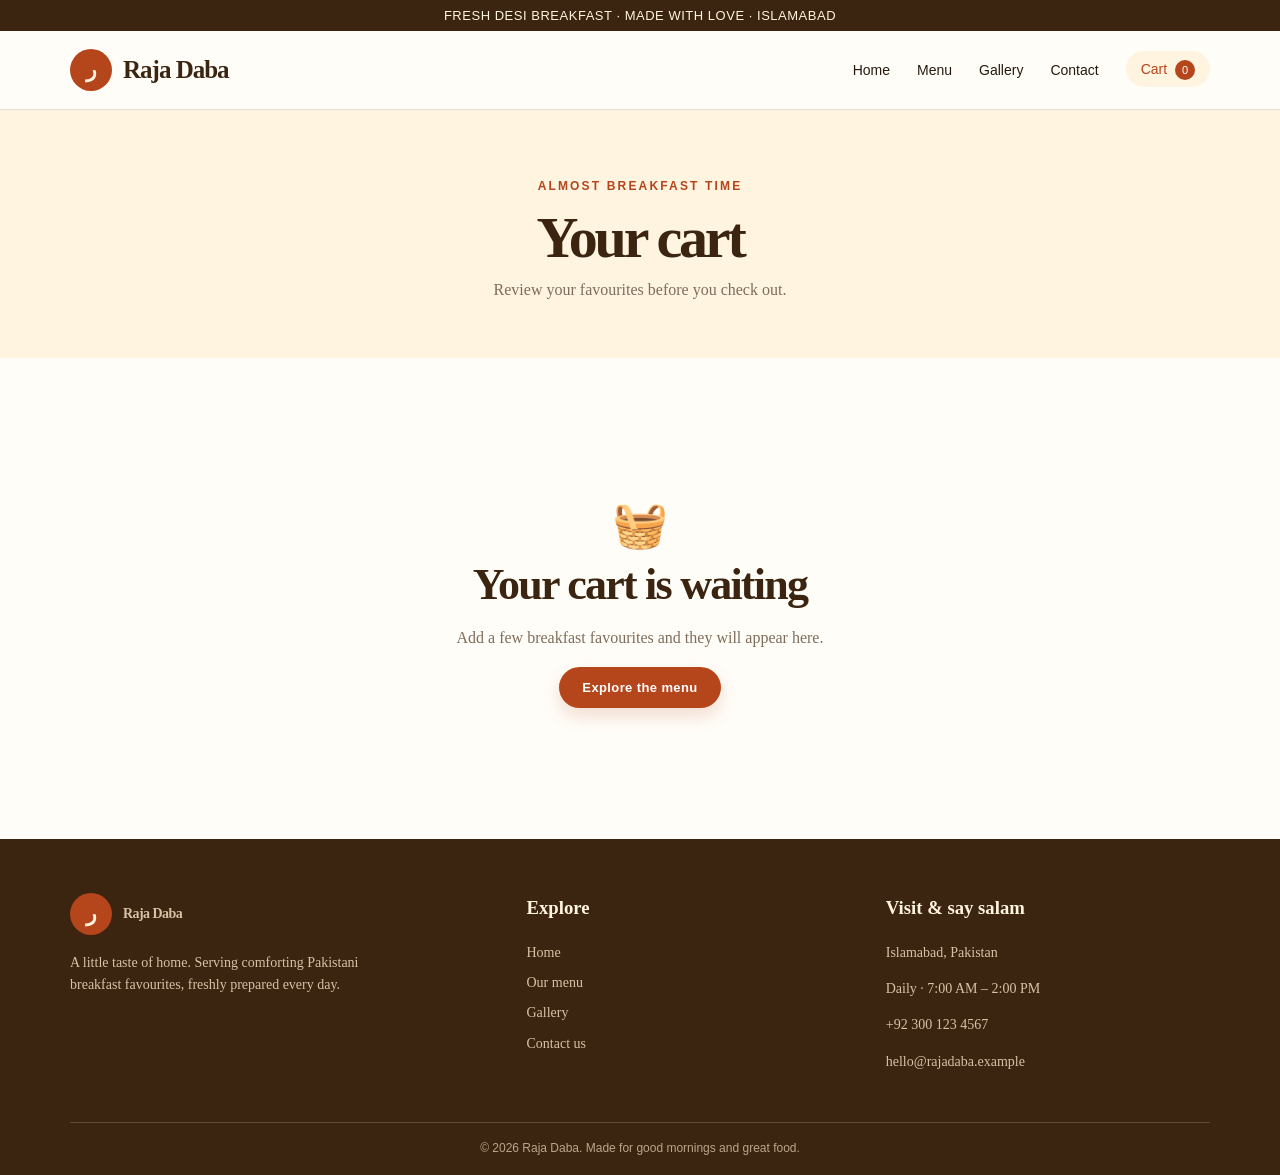
<file: cart.html>
<!DOCTYPE html>
<html lang="en">
<head>
  <meta charset="UTF-8">
  <meta name="viewport" content="width=device-width, initial-scale=1.0">
  <meta name="description" content="Raja Daba — authentic Pakistani desi breakfast, fresh parathas, halwa puri, chai and more.">
  <title>Your cart | Raja Daba</title>
  <link rel="stylesheet" href="style.css">
  <script src="script.js" defer></script>
</head>
<body>
  <div class="topbar">FRESH DESI BREAKFAST · MADE WITH LOVE · ISLAMABAD</div>
  <header class="site-header"><div class="container nav-wrap">
    <a class="brand" href="index.html"><span class="brand-mark">ر</span><span>Raja Daba</span></a>
    <button class="menu-toggle" type="button" aria-label="Toggle navigation" aria-expanded="false">☰</button>
    <ul class="nav-links"><li><a class="" href="index.html">Home</a></li><li><a class="" href="menu.html">Menu</a></li><li><a class="" href="gallery.html">Gallery</a></li><li><a class="" href="contact.html">Contact</a></li><li><a class="cart-link active" href="cart.html">Cart <span class="cart-count" id="cart-count">0</span></a></li></ul>
  </div></header>
  
<main><section class="page-hero"><div class="container"><span class="eyebrow">Almost breakfast time</span><h1>Your cart</h1><p>Review your favourites before you check out.</p></div></section>
<section class="section"><div class="container" id="cart-content"></div></section></main>

  <footer class="footer"><div class="container">
    <div class="footer-grid">
      <div><a class="brand footer-brand" href="index.html"><span class="brand-mark">ر</span><span>Raja Daba</span></a><p class="footer-intro">A little taste of home. Serving comforting Pakistani breakfast favourites, freshly prepared every day.</p></div>
      <div><h3>Explore</h3><div class="footer-links"><a href="index.html">Home</a><a href="menu.html">Our menu</a><a href="gallery.html">Gallery</a><a href="contact.html">Contact us</a></div></div>
      <div><h3>Visit & say salam</h3><p>Islamabad, Pakistan</p><p>Daily · 7:00 AM – 2:00 PM</p><p>+92 300 123 4567</p><p>hello@rajadaba.example</p></div>
    </div>
    <div class="copyright">© 2026 Raja Daba. Made for good mornings and great food.</div>
  </div></footer>
</body></html>
</file>
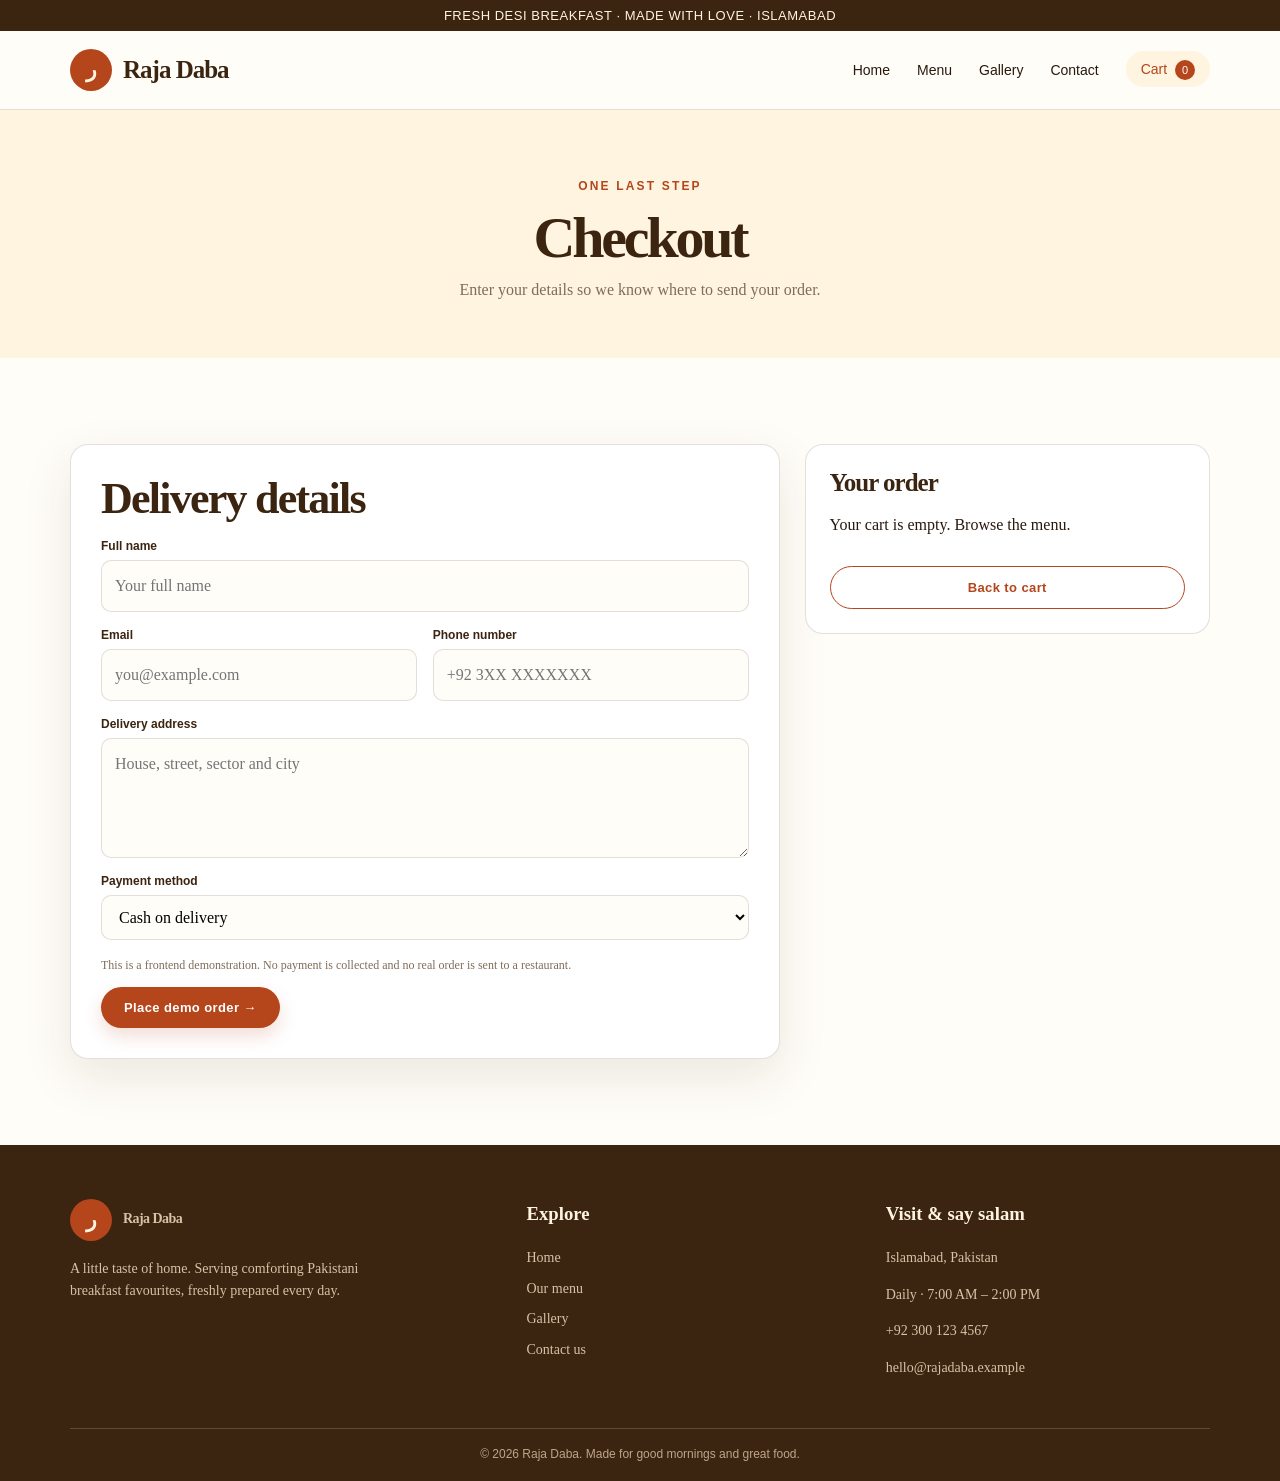
<file: checkout.html>
<!DOCTYPE html>
<html lang="en">
<head>
  <meta charset="UTF-8">
  <meta name="viewport" content="width=device-width, initial-scale=1.0">
  <meta name="description" content="Raja Daba — authentic Pakistani desi breakfast, fresh parathas, halwa puri, chai and more.">
  <title>Checkout | Raja Daba</title>
  <link rel="stylesheet" href="style.css">
  <script src="script.js" defer></script>
</head>
<body>
  <div class="topbar">FRESH DESI BREAKFAST · MADE WITH LOVE · ISLAMABAD</div>
  <header class="site-header"><div class="container nav-wrap">
    <a class="brand" href="index.html"><span class="brand-mark">ر</span><span>Raja Daba</span></a>
    <button class="menu-toggle" type="button" aria-label="Toggle navigation" aria-expanded="false">☰</button>
    <ul class="nav-links"><li><a class="" href="index.html">Home</a></li><li><a class="" href="menu.html">Menu</a></li><li><a class="" href="gallery.html">Gallery</a></li><li><a class="" href="contact.html">Contact</a></li><li><a class="cart-link active" href="cart.html">Cart <span class="cart-count" id="cart-count">0</span></a></li></ul>
  </div></header>
  
<main id="checkout-main"><section class="page-hero"><div class="container"><span class="eyebrow">One last step</span><h1>Checkout</h1><p>Enter your details so we know where to send your order.</p></div></section>
<section class="section"><div class="container cart-layout">
  <form class="form-card" id="checkout-form"><h2>Delivery details</h2>
    <div class="field"><label for="customer-name">Full name</label><input id="customer-name" name="name" required minlength="2" autocomplete="name" placeholder="Your full name"></div>
    <div class="form-grid">
      <div class="field"><label for="customer-email">Email</label><input id="customer-email" name="email" type="email" required autocomplete="email" placeholder="you@example.com"></div>
      <div class="field"><label for="customer-phone">Phone number</label><input id="customer-phone" name="phone" type="tel" required pattern="[0-9+() -]{7,20}" autocomplete="tel" placeholder="+92 3XX XXXXXXX"></div>
    </div>
    <div class="field"><label for="customer-address">Delivery address</label><textarea id="customer-address" name="address" required minlength="8" autocomplete="street-address" placeholder="House, street, sector and city"></textarea></div>
    <div class="field"><label for="payment">Payment method</label><select id="payment" name="payment"><option>Cash on delivery</option></select></div>
    <p class="demo-note">This is a frontend demonstration. No payment is collected and no real order is sent to a restaurant.</p>
    <button class="button" type="submit">Place demo order →</button>
  </form>
  <aside class="summary"><h2>Your order</h2><div id="checkout-summary"></div><a class="button secondary" href="cart.html">Back to cart</a></aside>
</div></section></main>

  <footer class="footer"><div class="container">
    <div class="footer-grid">
      <div><a class="brand footer-brand" href="index.html"><span class="brand-mark">ر</span><span>Raja Daba</span></a><p class="footer-intro">A little taste of home. Serving comforting Pakistani breakfast favourites, freshly prepared every day.</p></div>
      <div><h3>Explore</h3><div class="footer-links"><a href="index.html">Home</a><a href="menu.html">Our menu</a><a href="gallery.html">Gallery</a><a href="contact.html">Contact us</a></div></div>
      <div><h3>Visit & say salam</h3><p>Islamabad, Pakistan</p><p>Daily · 7:00 AM – 2:00 PM</p><p>+92 300 123 4567</p><p>hello@rajadaba.example</p></div>
    </div>
    <div class="copyright">© 2026 Raja Daba. Made for good mornings and great food.</div>
  </div></footer>
</body></html>
</file>
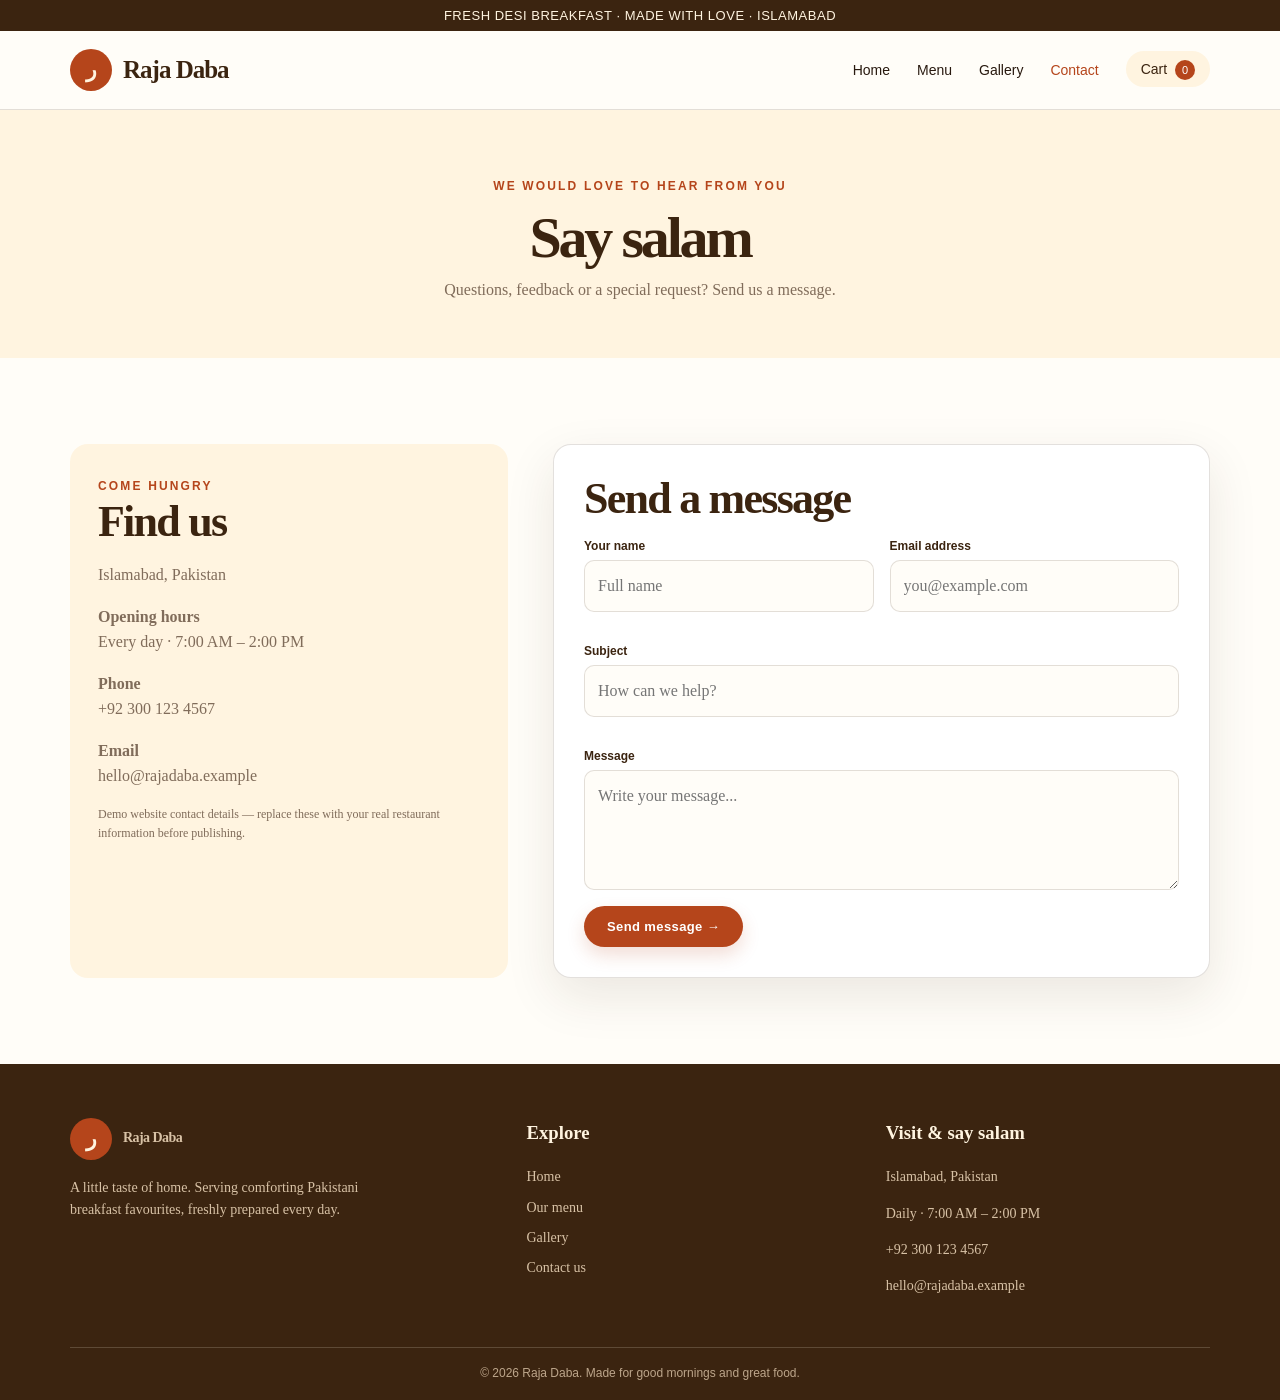
<file: contact.html>
<!DOCTYPE html>
<html lang="en">
<head>
  <meta charset="UTF-8">
  <meta name="viewport" content="width=device-width, initial-scale=1.0">
  <meta name="description" content="Raja Daba — authentic Pakistani desi breakfast, fresh parathas, halwa puri, chai and more.">
  <title>Contact | Raja Daba</title>
  <link rel="stylesheet" href="style.css">
  <script src="script.js" defer></script>
</head>
<body>
  <div class="topbar">FRESH DESI BREAKFAST · MADE WITH LOVE · ISLAMABAD</div>
  <header class="site-header"><div class="container nav-wrap">
    <a class="brand" href="index.html"><span class="brand-mark">ر</span><span>Raja Daba</span></a>
    <button class="menu-toggle" type="button" aria-label="Toggle navigation" aria-expanded="false">☰</button>
    <ul class="nav-links"><li><a class="" href="index.html">Home</a></li><li><a class="" href="menu.html">Menu</a></li><li><a class="" href="gallery.html">Gallery</a></li><li><a class="active" href="contact.html">Contact</a></li><li><a class="cart-link " href="cart.html">Cart <span class="cart-count" id="cart-count">0</span></a></li></ul>
  </div></header>
  
<main><section class="page-hero"><div class="container"><span class="eyebrow">We would love to hear from you</span><h1>Say salam</h1><p>Questions, feedback or a special request? Send us a message.</p></div></section>
<section class="section"><div class="container contact-grid">
  <aside class="contact-card"><span class="eyebrow">Come hungry</span><h2>Find us</h2><p>Islamabad, Pakistan</p><p><strong>Opening hours</strong><br>Every day · 7:00 AM – 2:00 PM</p><p><strong>Phone</strong><br>+92 300 123 4567</p><p><strong>Email</strong><br>hello@rajadaba.example</p><p class="demo-note">Demo website contact details — replace these with your real restaurant information before publishing.</p></aside>
  <form class="form-card" id="contact-form"><h2>Send a message</h2><div class="form-grid">
    <div class="field"><label for="contact-name">Your name</label><input id="contact-name" name="name" required minlength="2" placeholder="Full name"></div>
    <div class="field"><label for="contact-email">Email address</label><input id="contact-email" name="email" type="email" required placeholder="you@example.com"></div>
    <div class="field full"><label for="contact-subject">Subject</label><input id="contact-subject" name="subject" required placeholder="How can we help?"></div>
    <div class="field full"><label for="contact-message">Message</label><textarea id="contact-message" name="message" required minlength="10" placeholder="Write your message..."></textarea></div>
  </div><div id="contact-notice" class="notice" role="status"></div><button class="button" type="submit">Send message →</button></form>
</div></section></main>

  <footer class="footer"><div class="container">
    <div class="footer-grid">
      <div><a class="brand footer-brand" href="index.html"><span class="brand-mark">ر</span><span>Raja Daba</span></a><p class="footer-intro">A little taste of home. Serving comforting Pakistani breakfast favourites, freshly prepared every day.</p></div>
      <div><h3>Explore</h3><div class="footer-links"><a href="index.html">Home</a><a href="menu.html">Our menu</a><a href="gallery.html">Gallery</a><a href="contact.html">Contact us</a></div></div>
      <div><h3>Visit & say salam</h3><p>Islamabad, Pakistan</p><p>Daily · 7:00 AM – 2:00 PM</p><p>+92 300 123 4567</p><p>hello@rajadaba.example</p></div>
    </div>
    <div class="copyright">© 2026 Raja Daba. Made for good mornings and great food.</div>
  </div></footer>
</body></html>
</file>
<file: style.css>
:root {
  --rust: #b5451b;
  --cream: #fff4e0;
  --brown: #3b2410;
  --ink: #28190f;
  --muted: #806c5a;
  --white: #fffdf8;
  --line: rgba(59,36,16,.14);
  --shadow: 0 18px 50px rgba(59,36,16,.10);
}
* { box-sizing: border-box; }
html { scroll-behavior: smooth; }
body { margin: 0; background: var(--white); color: var(--ink); font-family: Georgia, "Times New Roman", serif; line-height: 1.6; }
img { max-width: 100%; display: block; }
a { color: inherit; text-decoration: none; }
button, input, textarea, select { font: inherit; }
button, .button { cursor: pointer; }
.container { width: min(1140px, calc(100% - 40px)); margin: auto; }
.topbar { background: var(--brown); color: var(--cream); font: 13px Arial, sans-serif; padding: 8px 0; text-align: center; letter-spacing: .04em; }
.site-header { position: sticky; top: 0; z-index: 20; background: rgba(255,253,248,.96); backdrop-filter: blur(12px); border-bottom: 1px solid var(--line); }
.nav-wrap { min-height: 78px; display: flex; align-items: center; justify-content: space-between; gap: 24px; }
.brand { display: flex; align-items: center; gap: 11px; color: var(--brown); font-weight: bold; font-size: 25px; letter-spacing: -.04em; }
.brand-mark { display: grid; place-items: center; width: 42px; height: 42px; border-radius: 50%; background: var(--rust); color: var(--cream); font-size: 22px; }
.nav-links { display: flex; align-items: center; gap: 27px; list-style: none; margin: 0; padding: 0; font: 14px Arial, sans-serif; }
.nav-links a { padding: 9px 0; transition: color .2s; }
.nav-links a:hover, .nav-links a.active { color: var(--rust); }
.cart-link { background: var(--cream); padding: 10px 15px !important; border-radius: 30px; color: var(--brown); }
.cart-count { display: inline-grid; place-items: center; min-width: 20px; height: 20px; border-radius: 20px; background: var(--rust); color: white; font-size: 11px; margin-left: 4px; }
.menu-toggle { display: none; border: 1px solid var(--line); background: var(--cream); border-radius: 10px; padding: 9px 12px; color: var(--brown); }
.hero { background: var(--cream); overflow: hidden; }
.hero-grid { display: grid; grid-template-columns: 1.02fr .98fr; align-items: center; gap: 45px; min-height: 590px; padding-top: 45px; padding-bottom: 45px; }
.eyebrow { color: var(--rust); font: bold 12px Arial, sans-serif; letter-spacing: .18em; text-transform: uppercase; }
h1, h2, h3, p { margin-top: 0; }
h1 { color: var(--brown); font-size: clamp(42px, 6vw, 70px); line-height: 1.03; letter-spacing: -.055em; margin: 18px 0; }
h2 { color: var(--brown); font-size: clamp(31px, 4vw, 44px); line-height: 1.1; letter-spacing: -.04em; margin-bottom: 16px; }
h3 { color: var(--brown); }
.hero-copy p { max-width: 520px; color: #6e5946; font-size: 18px; }
.hero-photo { height: 460px; border-radius: 48% 48% 18px 18px; overflow: hidden; box-shadow: var(--shadow); position: relative; }
.hero-photo img { width: 100%; height: 100%; object-fit: cover; }
.hero-stamp { position: absolute; bottom: 22px; left: -16px; background: var(--rust); color: white; border-radius: 50%; width: 112px; height: 112px; display: grid; place-items: center; text-align: center; font-size: 14px; line-height: 1.2; transform: rotate(-9deg); border: 5px solid var(--cream); }
.button { display: inline-flex; align-items: center; justify-content: center; border: 0; border-radius: 999px; background: var(--rust); color: white; padding: 13px 23px; font: bold 13px Arial, sans-serif; letter-spacing: .03em; transition: transform .2s, background .2s, box-shadow .2s; box-shadow: 0 8px 18px rgba(181,69,27,.18); }
.button:hover { transform: translateY(-2px); background: #963713; box-shadow: 0 12px 24px rgba(181,69,27,.22); }
.button.secondary { background: transparent; border: 1px solid var(--rust); color: var(--rust); box-shadow: none; }
.button.small { padding: 10px 16px; font-size: 12px; }
.section { padding: 86px 0; }
.section.soft { background: var(--cream); }
.section-head { display: flex; justify-content: space-between; align-items: end; gap: 24px; margin-bottom: 32px; }
.section-head p { max-width: 470px; color: var(--muted); margin-bottom: 0; }
.center { text-align: center; }
.center .section-head { display: block; }
.center .section-head p { margin: 0 auto; }
.cards { display: grid; grid-template-columns: repeat(3, 1fr); gap: 22px; }
.food-card { background: white; border: 1px solid var(--line); border-radius: 18px; overflow: hidden; transition: transform .25s, box-shadow .25s; }
.food-card:hover { transform: translateY(-5px); box-shadow: var(--shadow); }
.food-card img { height: 220px; width: 100%; object-fit: cover; }
.food-info { padding: 19px; }
.food-top { display: flex; align-items: start; justify-content: space-between; gap: 12px; }
.food-info h3 { margin: 0 0 7px; font-size: 21px; }
.price { color: var(--rust); font-weight: bold; white-space: nowrap; }
.food-info p { color: var(--muted); font-size: 14px; min-height: 44px; margin-bottom: 15px; }
.food-actions { display: flex; align-items: center; justify-content: space-between; gap: 12px; }
.tag { color: var(--rust); background: #fff0e8; border-radius: 30px; padding: 5px 10px; font: 11px Arial, sans-serif; }
.story-grid { display: grid; grid-template-columns: .95fr 1.05fr; gap: 55px; align-items: center; }
.story-photo { height: 430px; border-radius: 18px; overflow: hidden; }
.story-photo img { width: 100%; height: 100%; object-fit: cover; }
.story-copy p { color: var(--muted); }
.feature-row { display: grid; grid-template-columns: repeat(3, 1fr); gap: 16px; margin-top: 30px; }
.feature { border-left: 3px solid var(--rust); padding: 4px 0 4px 14px; }
.feature strong { display: block; color: var(--brown); font-size: 17px; }
.feature span { color: var(--muted); font: 12px Arial, sans-serif; }
.banner { background: var(--brown); color: var(--cream); padding: 48px; border-radius: 22px; display: flex; align-items: center; justify-content: space-between; gap: 25px; }
.banner h2 { color: var(--cream); margin: 0; }
.banner p { color: #d8c2a6; margin: 8px 0 0; }
.page-hero { background: var(--cream); padding: 62px 0 55px; text-align: center; }
.page-hero h1 { font-size: clamp(40px, 5vw, 58px); margin: 10px 0; }
.page-hero p { color: var(--muted); max-width: 600px; margin: auto; }
.toolbar { display: flex; flex-wrap: wrap; gap: 12px; align-items: center; justify-content: space-between; margin-bottom: 28px; }
.search { min-width: min(100%, 300px); border: 1px solid var(--line); border-radius: 30px; padding: 12px 17px; background: white; outline: none; }
.search:focus, input:focus, textarea:focus, select:focus { border-color: var(--rust); box-shadow: 0 0 0 3px rgba(181,69,27,.10); }
.filters { display: flex; flex-wrap: wrap; gap: 8px; }
.filter-btn { border: 1px solid var(--line); background: white; color: var(--brown); border-radius: 30px; padding: 9px 15px; font: 12px Arial, sans-serif; }
.filter-btn.active, .filter-btn:hover { background: var(--brown); color: white; }
.gallery-grid { display: grid; grid-template-columns: repeat(3, 1fr); gap: 15px; }
.gallery-grid img { width: 100%; height: 260px; object-fit: cover; border-radius: 14px; transition: transform .3s; }
.gallery-grid img:hover { transform: scale(1.025); }
.contact-grid { display: grid; grid-template-columns: .8fr 1.2fr; gap: 45px; }
.contact-card { background: var(--cream); padding: 28px; border-radius: 18px; }
.contact-card p { color: var(--muted); }
.form-card { background: white; border: 1px solid var(--line); border-radius: 18px; padding: 30px; box-shadow: var(--shadow); }
.form-grid { display: grid; grid-template-columns: 1fr 1fr; gap: 16px; }
.field { display: flex; flex-direction: column; gap: 7px; margin-bottom: 16px; }
.field.full { grid-column: 1 / -1; }
.field label { font: bold 12px Arial, sans-serif; color: var(--brown); }
.field input, .field textarea, .field select { width: 100%; border: 1px solid var(--line); border-radius: 10px; padding: 12px 13px; background: #fffdf8; outline: none; }
.field textarea { min-height: 120px; resize: vertical; }
.notice { display: none; border-radius: 10px; padding: 12px 14px; margin: 15px 0; font: 13px Arial, sans-serif; }
.notice.show { display: block; }
.notice.success { background: #e9f5e8; color: #245b2b; }
.notice.error { background: #fff0e8; color: #963713; }
.cart-layout { display: grid; grid-template-columns: 1.4fr .8fr; gap: 25px; align-items: start; }
.cart-items, .summary { border: 1px solid var(--line); border-radius: 18px; background: white; padding: 24px; }
.cart-row { display: grid; grid-template-columns: 86px 1fr auto; gap: 16px; align-items: center; padding: 14px 0; border-bottom: 1px solid var(--line); }
.cart-row:last-child { border-bottom: 0; }
.cart-row img { width: 86px; height: 78px; object-fit: cover; border-radius: 10px; }
.cart-row h3 { margin: 0 0 4px; font-size: 17px; }
.cart-row p { margin: 0; color: var(--muted); font-size: 13px; }
.qty { display: flex; align-items: center; gap: 8px; margin-top: 8px; }
.qty button { border: 1px solid var(--line); background: var(--cream); width: 25px; height: 25px; border-radius: 50%; color: var(--brown); }
.remove { border: 0; background: transparent; color: var(--rust); font: 12px Arial, sans-serif; margin-top: 5px; padding: 0; }
.summary h2 { font-size: 25px; }
.summary-line { display: flex; justify-content: space-between; margin: 13px 0; color: var(--muted); }
.summary-line.total { border-top: 1px solid var(--line); padding-top: 16px; color: var(--brown); font-weight: bold; font-size: 20px; }
.summary .button { width: 100%; margin-top: 12px; }
.empty { text-align: center; padding: 45px 20px; color: var(--muted); }
.empty .emoji { font-size: 45px; }
.footer { background: var(--brown); color: var(--cream); padding: 54px 0 20px; }
.footer-grid { display: grid; grid-template-columns: 1.3fr 1fr 1fr; gap: 35px; }
.footer h3 { color: var(--cream); }
.footer p, .footer a { color: #d8c2a6; font-size: 14px; }
.footer a:hover { color: white; }
.footer-links { display: grid; gap: 8px; }
.copyright { border-top: 1px solid rgba(255,244,224,.18); margin-top: 35px; padding-top: 18px; color: #bda68b; font: 12px Arial, sans-serif; text-align: center; }
@media (max-width: 850px) {
  .menu-toggle { display: block; }
  .nav-links { display: none; position: absolute; top: 78px; left: 0; right: 0; background: var(--white); padding: 18px 22px 22px; flex-direction: column; align-items: stretch; gap: 8px; border-bottom: 1px solid var(--line); }
  .nav-links.open { display: flex; }
  .nav-links a { display: block; }
  .hero-grid, .story-grid, .contact-grid, .cart-layout { grid-template-columns: 1fr; }
  .hero-grid { gap: 30px; min-height: 0; }
  .hero-photo { height: 370px; }
  .cards { grid-template-columns: repeat(2, 1fr); }
  .footer-grid { grid-template-columns: 1fr 1fr; }
}
@media (max-width: 560px) {
  .container { width: min(100% - 28px, 1140px); }
  .nav-wrap { min-height: 68px; }
  .brand { font-size: 21px; }
  .nav-links { top: 68px; }
  .hero-grid { padding-top: 38px; padding-bottom: 38px; }
  .hero-photo { height: 300px; }
  .section { padding: 60px 0; }
  .section-head { display: block; }
  .section-head .button { margin-top: 15px; }
  .cards, .gallery-grid, .feature-row, .footer-grid, .form-grid { grid-template-columns: 1fr; }
  .food-card img { height: 210px; }
  .banner { padding: 28px; align-items: flex-start; flex-direction: column; }
  .gallery-grid img { height: 230px; }
  .cart-row { grid-template-columns: 68px 1fr; }
  .cart-row img { width: 68px; height: 68px; }
  .cart-row > div:last-child { grid-column: 2; }
  .form-card { padding: 20px; }
}

/* Small utility classes keep presentation in this stylesheet. */
.footer-brand { color: var(--cream); }
.footer-intro { max-width: 340px; margin-top: 17px; }
.banner-eyebrow { color: #e9a27d; }
.banner-button { background: var(--cream); color: var(--brown); }
.demo-note { font-size: 12px; color: var(--muted); }
.no-results { grid-column: 1 / -1; }
.continue-shopping { margin-top: 10px; }
.confirmation-title { font-size: 44px; }
.toast-message { position: fixed; right: 20px; bottom: 20px; z-index: 50; background: var(--brown); color: var(--cream); padding: 14px 20px; border-radius: 12px; box-shadow: 0 8px 28px rgba(0,0,0,.13); font: 14px Arial, sans-serif; opacity: 1; transition: opacity .25s; }
.toast-message.is-hidden { opacity: 0; }
</file>
